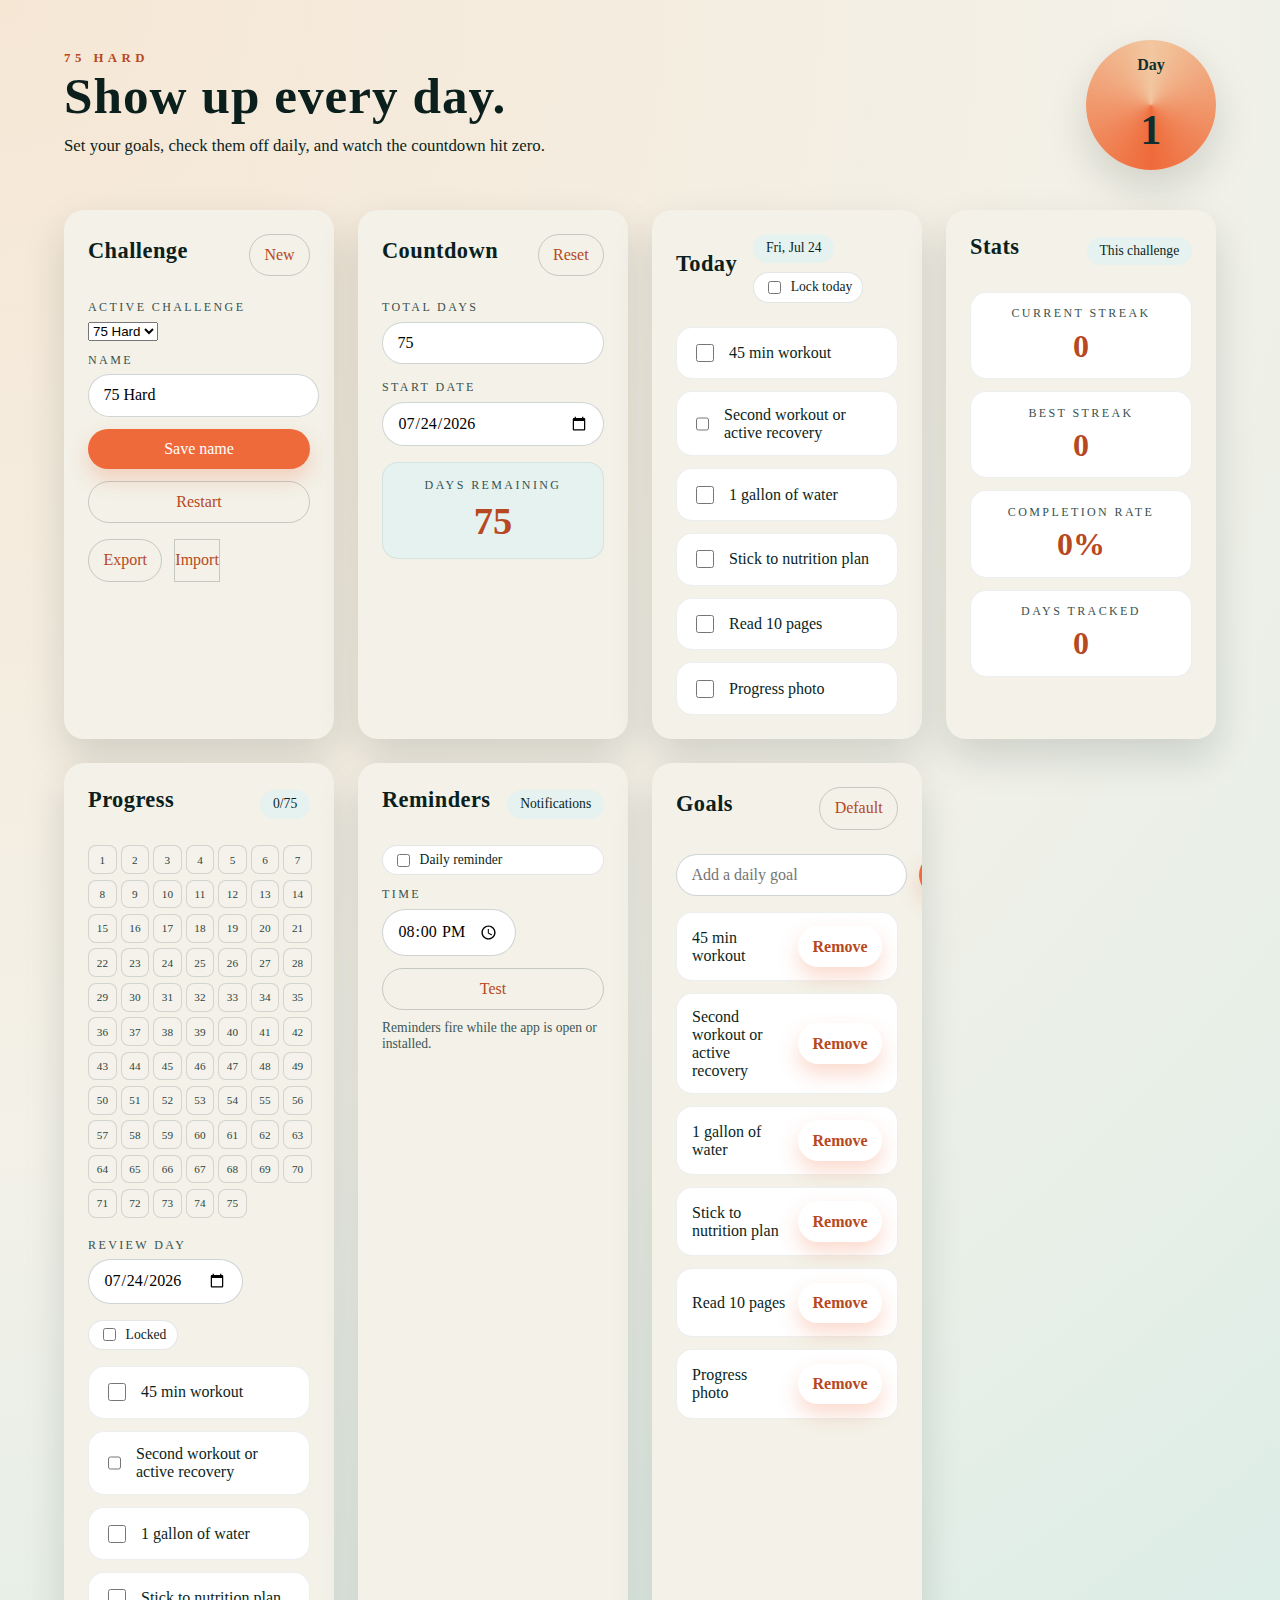
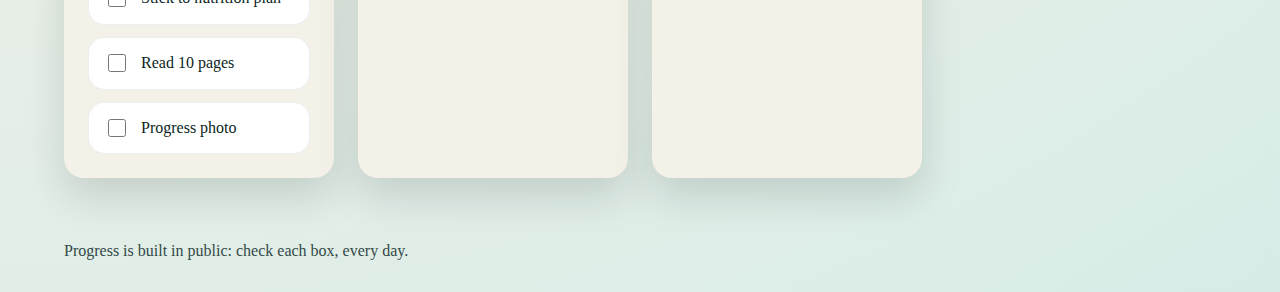
<file: index.html>
﻿<!doctype html>
<html lang="en">
  <head>
    <meta charset="utf-8" />
    <meta name="viewport" content="width=device-width, initial-scale=1" />
    <meta name="theme-color" content="#0f2f2f" />
    <meta name="description" content="75 Hard daily checklist and goal tracker" />
    <link rel="manifest" href="manifest.json" />
    <link rel="stylesheet" href="styles.css" />
    <title>75 Hard PWA</title>
  </head>
  <body>
    <header class="hero">
      <div class="hero__content">
        <p class="eyebrow">75 HARD</p>
        <h1>Show up every day.</h1>
        <p class="lead">Set your goals, check them off daily, and watch the countdown hit zero.</p>
      </div>
      <div class="hero__badge" aria-hidden="true">
        <span>Day</span>
        <strong id="currentDay">1</strong>
      </div>
    </header>

    <main class="layout">
      <section class="panel">
        <div class="panel__header">
          <h2>Challenge</h2>
          <button class="ghost" id="newChallenge" type="button">New</button>
        </div>
        <div class="challenge-grid">
          <div>
            <p class="label">Active challenge</p>
            <select id="challengeSelect" aria-label="Active challenge"></select>
          </div>
          <div>
            <p class="label">Name</p>
            <input id="challengeName" type="text" maxlength="40" aria-label="Challenge name" />
          </div>
          <button id="saveChallengeName" type="button">Save name</button>
          <button class="ghost" id="restartChallenge" type="button">Restart</button>
        </div>
        <div class="challenge-actions">
          <button class="ghost" id="exportData" type="button">Export</button>
          <label class="ghost file">
            Import
            <input id="importData" type="file" accept="application/json" />
          </label>
        </div>
      </section>

      <section class="panel">
        <div class="panel__header">
          <h2>Countdown</h2>
          <button class="ghost" id="resetCountdown" type="button">Reset</button>
        </div>
        <div class="countdown">
          <div>
            <p class="label">Total days</p>
            <input id="countdownTotal" type="number" min="1" max="365" aria-label="Total days" />
          </div>
          <div>
            <p class="label">Start date</p>
            <input id="countdownStart" type="date" aria-label="Countdown start date" />
          </div>
          <div class="countdown__stat">
            <p class="label">Days remaining</p>
            <p id="daysRemaining" class="stat">--</p>
          </div>
        </div>
      </section>

      <section class="panel">
        <div class="panel__header">
          <h2>Today</h2>
          <div class="today-meta">
            <div class="date-chip" id="todayLabel"></div>
            <label class="toggle">
              <input id="lockToday" type="checkbox" />
              <span>Lock today</span>
            </label>
          </div>
        </div>
        <ul id="dailyChecklist" class="checklist" aria-live="polite"></ul>
      </section>

      <section class="panel">
        <div class="panel__header">
          <h2>Stats</h2>
          <span class="date-chip">This challenge</span>
        </div>
        <div class="stats-grid">
          <div class="stat-card">
            <p class="label">Current streak</p>
            <p id="currentStreak" class="stat">0</p>
          </div>
          <div class="stat-card">
            <p class="label">Best streak</p>
            <p id="bestStreak" class="stat">0</p>
          </div>
          <div class="stat-card">
            <p class="label">Completion rate</p>
            <p id="completionRate" class="stat">0%</p>
          </div>
          <div class="stat-card">
            <p class="label">Days tracked</p>
            <p id="daysTracked" class="stat">0</p>
          </div>
        </div>
      </section>

      <section class="panel">
        <div class="panel__header">
          <h2>Progress</h2>
          <div class="date-chip" id="progressSummary">0/75</div>
        </div>
        <div id="progressGrid" class="progress-grid" aria-live="polite"></div>
        <div class="review">
          <div class="review__controls">
            <div>
              <p class="label">Review day</p>
              <input id="reviewDate" type="date" aria-label="Review date" />
            </div>
            <label class="toggle">
              <input id="reviewLock" type="checkbox" />
              <span>Locked</span>
            </label>
          </div>
          <ul id="reviewChecklist" class="checklist"></ul>
        </div>
      </section>

      <section class="panel">
        <div class="panel__header">
          <h2>Reminders</h2>
          <span class="date-chip">Notifications</span>
        </div>
        <div class="reminder-grid">
          <label class="toggle">
            <input id="reminderEnabled" type="checkbox" />
            <span>Daily reminder</span>
          </label>
          <div>
            <p class="label">Time</p>
            <input id="reminderTime" type="time" aria-label="Reminder time" />
          </div>
          <button class="ghost" id="testNotification" type="button">Test</button>
        </div>
        <p class="helper">Reminders fire while the app is open or installed.</p>
      </section>

      <section class="panel">
        <div class="panel__header">
          <h2>Goals</h2>
          <button class="ghost" id="resetGoals" type="button">Default</button>
        </div>
        <form id="goalForm" class="goal-form">
          <input id="goalInput" type="text" placeholder="Add a daily goal" maxlength="80" aria-label="Add a daily goal" />
          <button type="submit">Add</button>
        </form>
        <ul id="goalList" class="goal-list"></ul>
      </section>
    </main>

    <footer class="footer">
      <p>Progress is built in public: check each box, every day.</p>
    </footer>

    <script src="app.js"></script>
  </body>
</html>
</file>
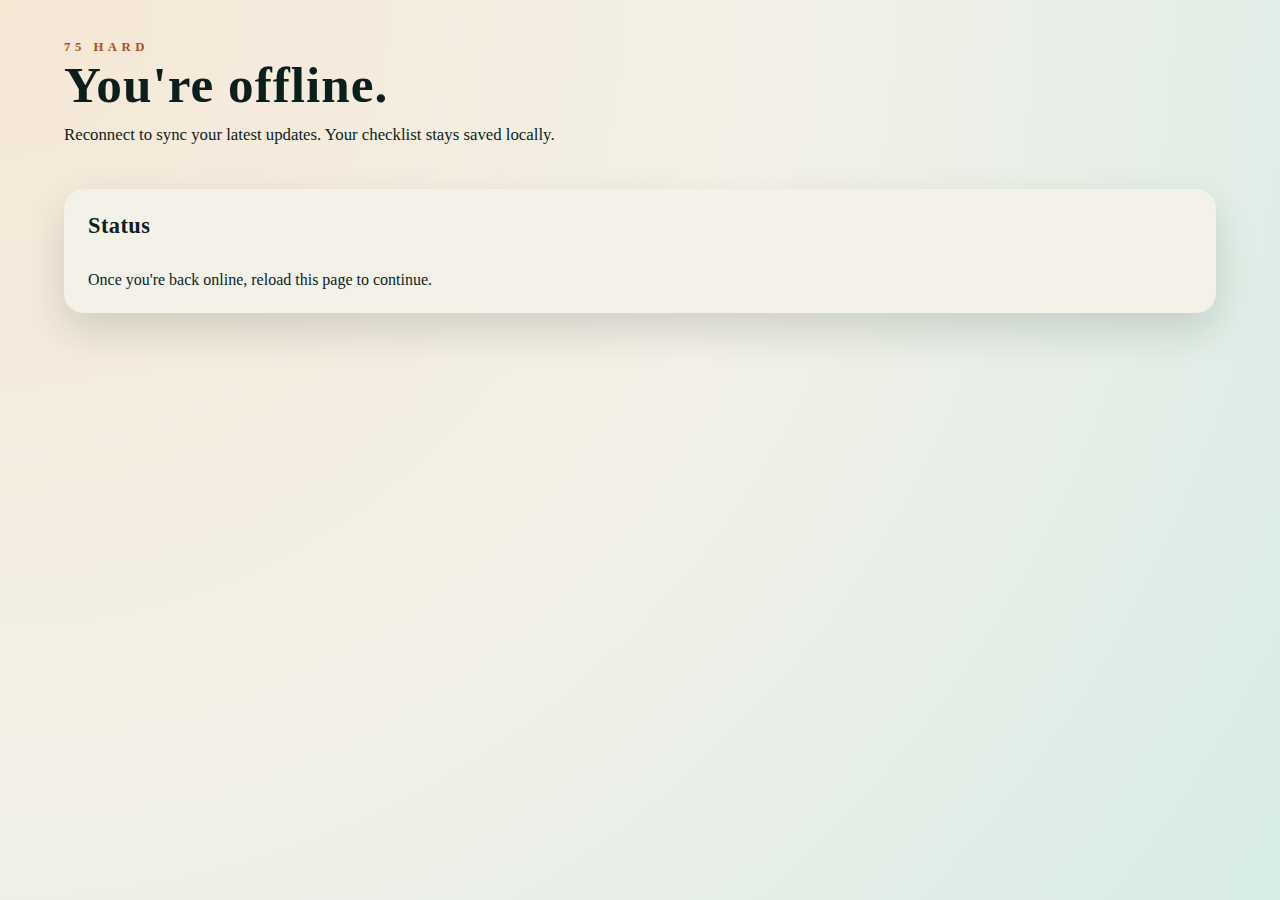
<file: offline.html>
﻿<!doctype html>
<html lang="en">
  <head>
    <meta charset="utf-8" />
    <meta name="viewport" content="width=device-width, initial-scale=1" />
    <meta name="theme-color" content="#0f2f2f" />
    <title>75 Hard Offline</title>
    <link rel="stylesheet" href="styles.css" />
  </head>
  <body>
    <header class="hero">
      <div class="hero__content">
        <p class="eyebrow">75 HARD</p>
        <h1>You're offline.</h1>
        <p class="lead">Reconnect to sync your latest updates. Your checklist stays saved locally.</p>
      </div>
    </header>
    <main class="layout">
      <section class="panel">
        <div class="panel__header">
          <h2>Status</h2>
        </div>
        <p>Once you're back online, reload this page to continue.</p>
      </section>
    </main>
  </body>
</html>
</file>
<file: styles.css>
﻿:root {
  color-scheme: light;
  --ink: #0b1f1d;
  --mist: #f3f1e8;
  --surf: #e6f2ef;
  --accent: #ef6a3a;
  --accent-dark: #b74922;
  --pine: #0f2f2f;
  --glow: rgba(239, 106, 58, 0.25);
  --radius: 20px;
  --shadow: 0 18px 40px rgba(11, 31, 29, 0.15);
  font-family: "Palatino Linotype", "Book Antiqua", Palatino, serif;
}

* {
  box-sizing: border-box;
}

body {
  margin: 0;
  background: radial-gradient(circle at top left, #f6e7d5 0%, #f3f1e8 50%, #d7ece7 100%);
  color: var(--ink);
  min-height: 100vh;
  display: flex;
  flex-direction: column;
}

h1,
h2 {
  margin: 0 0 0.5rem;
  letter-spacing: 0.02em;
}

h1 {
  font-size: clamp(2.2rem, 4vw, 3.4rem);
}

h2 {
  font-size: 1.4rem;
}

p {
  margin: 0;
}

.eyebrow {
  font-size: 0.8rem;
  letter-spacing: 0.35em;
  text-transform: uppercase;
  font-weight: 700;
  color: var(--accent-dark);
}

.hero {
  padding: 2.5rem clamp(1.5rem, 5vw, 4rem);
  display: flex;
  justify-content: space-between;
  align-items: center;
  gap: 2rem;
}

.hero__content {
  max-width: 560px;
}

.lead {
  font-size: 1.05rem;
  line-height: 1.6;
  margin-top: 0.5rem;
}

.hero__badge {
  width: 130px;
  height: 130px;
  border-radius: 50%;
  background: conic-gradient(from 180deg, var(--accent), #f2c7a0, var(--accent));
  display: grid;
  place-items: center;
  color: var(--pine);
  font-weight: 700;
  box-shadow: var(--shadow);
  text-align: center;
  animation: float 6s ease-in-out infinite;
}

.hero__badge strong {
  display: block;
  font-size: 2.6rem;
}

.layout {
  display: grid;
  gap: 1.5rem;
  padding: 0 clamp(1.5rem, 5vw, 4rem) 2.5rem;
  grid-template-columns: repeat(auto-fit, minmax(260px, 1fr));
}

.panel {
  background: var(--mist);
  border-radius: var(--radius);
  padding: 1.5rem;
  box-shadow: var(--shadow);
  position: relative;
  overflow: hidden;
  animation: rise 0.8s ease;
}

.panel::after {
  content: "";
  position: absolute;
  inset: 0;
  background: linear-gradient(120deg, transparent, rgba(239, 106, 58, 0.08));
  opacity: 0;
  transition: opacity 0.3s ease;
  pointer-events: none;
}

.panel:hover::after {
  opacity: 1;
}

.panel__header {
  display: flex;
  justify-content: space-between;
  align-items: center;
  gap: 1rem;
  margin-bottom: 1.5rem;
}

.today-meta {
  display: flex;
  align-items: center;
  gap: 0.6rem;
  flex-wrap: wrap;
}

.countdown {
  display: grid;
  gap: 1rem;
}

.countdown input {
  width: 100%;
}

.label {
  font-size: 0.75rem;
  text-transform: uppercase;
  letter-spacing: 0.2em;
  color: #39524f;
  margin-bottom: 0.4rem;
}

.countdown__stat {
  background: var(--surf);
  border-radius: 16px;
  padding: 1rem;
  text-align: center;
  box-shadow: inset 0 0 0 1px rgba(15, 47, 47, 0.08);
}

.stat {
  font-size: 2.4rem;
  font-weight: 700;
  color: var(--accent-dark);
  margin-top: 0.4rem;
}

.stats-grid {
  display: grid;
  grid-template-columns: repeat(auto-fit, minmax(150px, 1fr));
  gap: 0.75rem;
}

.stat-card {
  background: #fff;
  border-radius: 16px;
  padding: 0.9rem 1rem;
  box-shadow: inset 0 0 0 1px rgba(15, 47, 47, 0.08);
  text-align: center;
}

.stat-card .stat {
  font-size: 2rem;
}

.date-chip {
  padding: 0.4rem 0.8rem;
  border-radius: 999px;
  background: var(--surf);
  font-size: 0.85rem;
}

.toggle {
  display: inline-flex;
  align-items: center;
  gap: 0.4rem;
  font-size: 0.85rem;
  padding: 0.35rem 0.7rem;
  border-radius: 999px;
  background: #fff;
  box-shadow: inset 0 0 0 1px rgba(15, 47, 47, 0.12);
}

.toggle input {
  accent-color: var(--accent);
}

.checklist,
.goal-list {
  list-style: none;
  margin: 0;
  padding: 0;
  display: grid;
  gap: 0.75rem;
}

.checklist li,
.goal-list li {
  background: #fff;
  border-radius: 16px;
  padding: 0.9rem 1rem;
  display: flex;
  align-items: center;
  gap: 0.75rem;
  box-shadow: inset 0 0 0 1px rgba(15, 47, 47, 0.08);
}

.checklist input {
  width: 18px;
  height: 18px;
  accent-color: var(--accent);
}

.goal-list span {
  flex: 1;
}

.goal-list button {
  border: none;
  background: transparent;
  color: var(--accent-dark);
  font-weight: 700;
  cursor: pointer;
}

.goal-form {
  display: grid;
  grid-template-columns: 1fr auto;
  gap: 0.75rem;
  margin-bottom: 1rem;
}

input,
button {
  font: inherit;
  padding: 0.7rem 0.9rem;
  border-radius: 999px;
  border: 1px solid rgba(15, 47, 47, 0.2);
  background: #fff;
}

button {
  background: var(--accent);
  color: #fff;
  border: none;
  cursor: pointer;
  transition: transform 0.2s ease, box-shadow 0.2s ease;
  box-shadow: 0 10px 20px var(--glow);
}

button:hover {
  transform: translateY(-1px);
}

.ghost {
  background: transparent;
  color: var(--accent-dark);
  box-shadow: none;
  border: 1px solid rgba(15, 47, 47, 0.2);
}

.challenge-grid {
  display: grid;
  gap: 0.75rem;
  grid-template-columns: repeat(auto-fit, minmax(160px, 1fr));
  margin-bottom: 1rem;
}

.challenge-actions {
  display: flex;
  gap: 0.75rem;
  flex-wrap: wrap;
}

.file {
  position: relative;
  overflow: hidden;
  display: inline-flex;
  align-items: center;
  gap: 0.4rem;
  cursor: pointer;
}

.file input {
  position: absolute;
  inset: 0;
  opacity: 0;
  cursor: pointer;
}

.reminder-grid {
  display: grid;
  gap: 0.75rem;
  grid-template-columns: repeat(auto-fit, minmax(160px, 1fr));
  align-items: center;
}

.helper {
  margin-top: 0.6rem;
  font-size: 0.85rem;
  color: #3e5754;
}

.progress-grid {
  display: grid;
  grid-template-columns: repeat(auto-fit, minmax(24px, 1fr));
  gap: 0.35rem;
  margin-bottom: 1.25rem;
}

.progress-cell {
  width: 100%;
  aspect-ratio: 1 / 1;
  border-radius: 8px;
  background: #fff;
  box-shadow: inset 0 0 0 1px rgba(15, 47, 47, 0.15);
  cursor: pointer;
  position: relative;
  transition: transform 0.2s ease;
}

.progress-cell:hover {
  transform: translateY(-2px);
}

.progress-cell--complete {
  background: linear-gradient(135deg, #ef6a3a, #f2c7a0);
}

.progress-cell--partial {
  background: linear-gradient(135deg, #f2c7a0, #f6e7d5);
}

.progress-cell--empty {
  background: #f4f2ea;
}

.progress-cell span {
  position: absolute;
  inset: 0;
  display: grid;
  place-items: center;
  font-size: 0.7rem;
  color: #2c4441;
}

.review {
  display: grid;
  gap: 1rem;
}

.review__controls {
  display: flex;
  justify-content: space-between;
  align-items: center;
  gap: 1rem;
  flex-wrap: wrap;
}

.footer {
  padding: 1.5rem clamp(1.5rem, 5vw, 4rem) 2rem;
  color: #334947;
}

@keyframes float {
  0%,
  100% {
    transform: translateY(0);
  }
  50% {
    transform: translateY(-8px);
  }
}

@keyframes rise {
  from {
    opacity: 0;
    transform: translateY(12px);
  }
  to {
    opacity: 1;
    transform: translateY(0);
  }
}

@media (max-width: 720px) {
  .hero {
    flex-direction: column;
    align-items: flex-start;
  }

  .hero__badge {
    align-self: center;
  }

  .goal-form {
    grid-template-columns: 1fr;
  }
}
</file>
